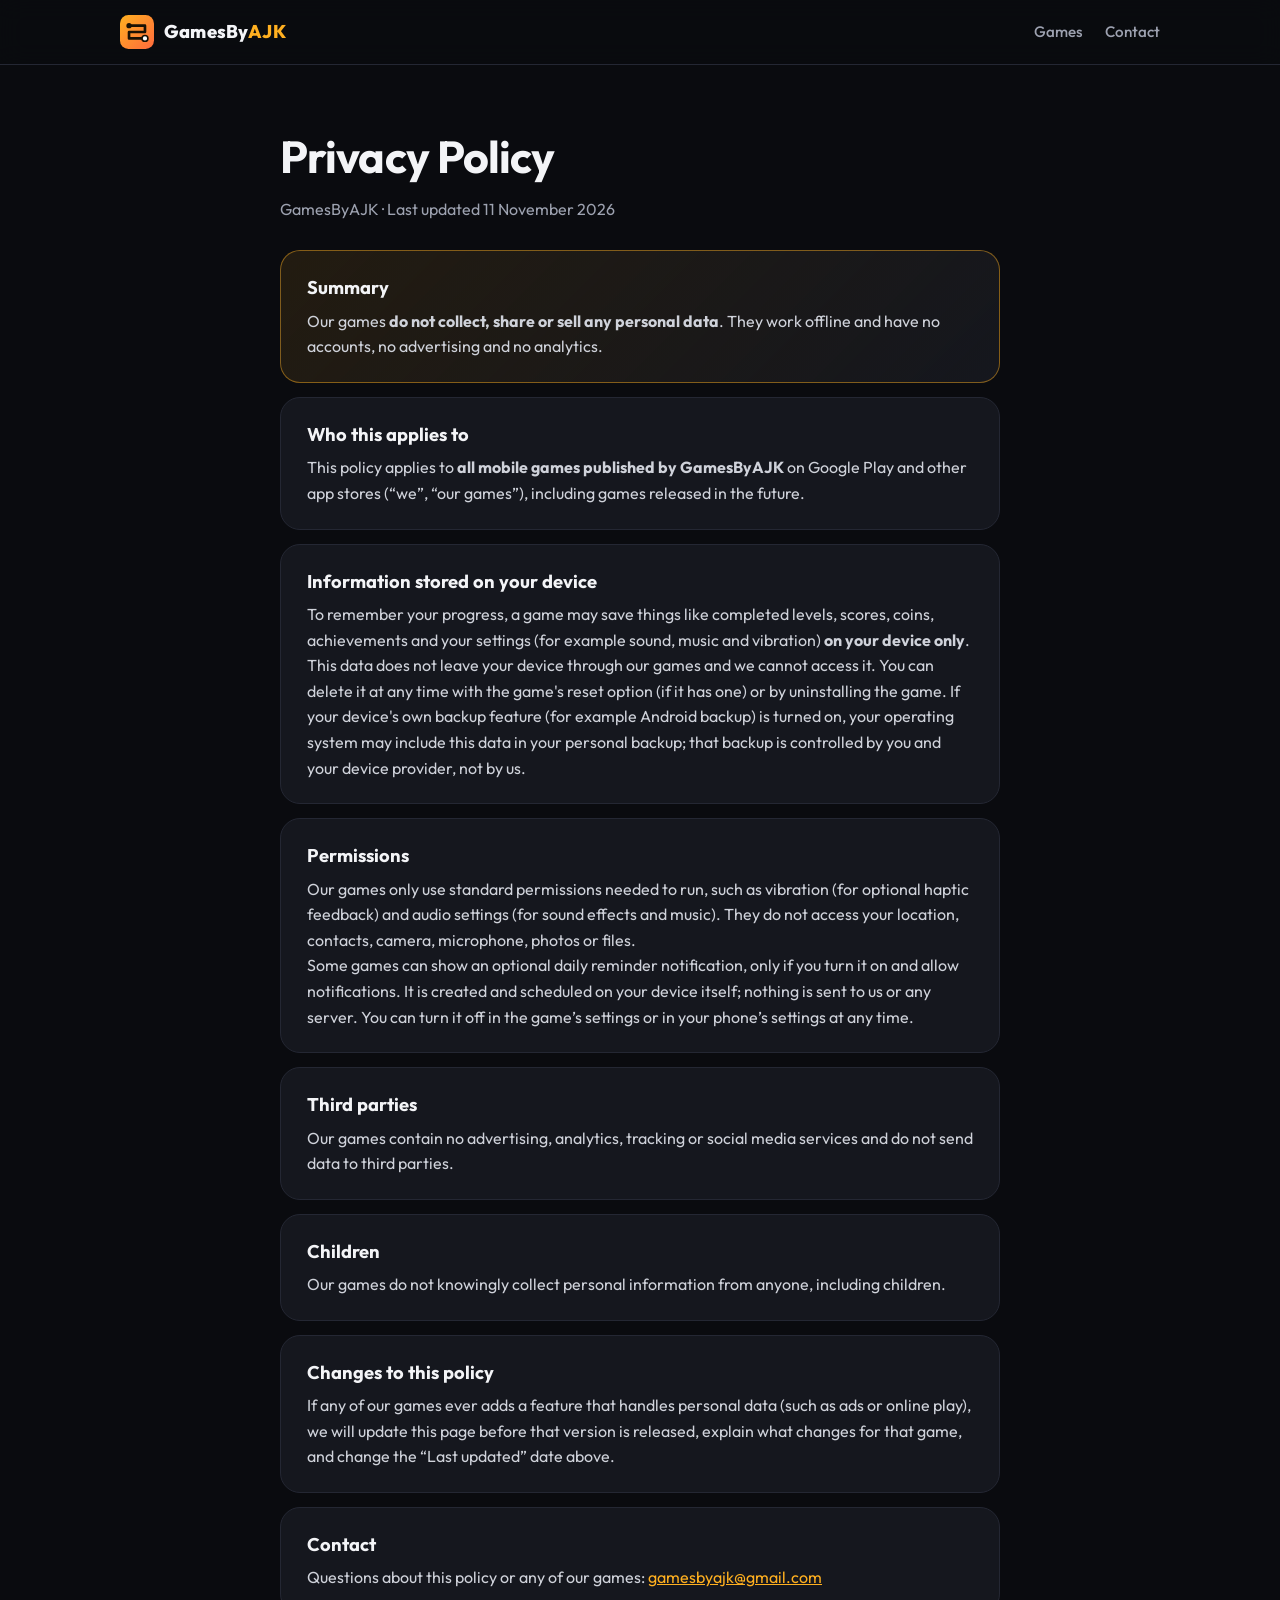
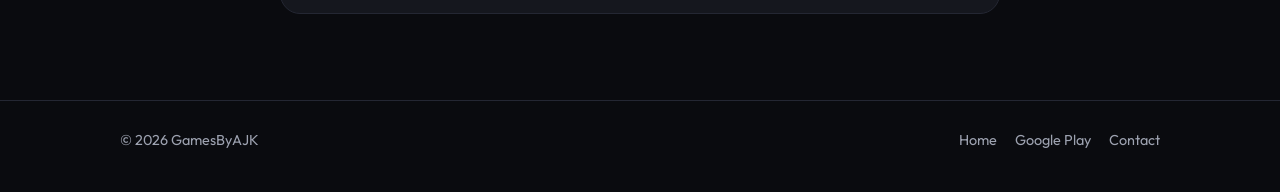
<file: gamesbyajk-privacy/index.html>
<!doctype html>
<html lang="en">
  <head>
    <meta charset="utf-8" />
    <meta name="viewport" content="width=device-width, initial-scale=1" />
    <title>Privacy Policy - GamesByAJK</title>
    <meta name="description" content="Privacy policy for all games by GamesByAJK." />
    <meta name="theme-color" content="#0a0b0f" />
    <link rel="icon" href="/favicon.svg" type="image/svg+xml" />
    <link rel="preconnect" href="https://fonts.googleapis.com" />
    <link rel="preconnect" href="https://fonts.gstatic.com" crossorigin />
    <link href="https://fonts.googleapis.com/css2?family=Outfit:wght@400;500;700;800&display=swap" rel="stylesheet" />
    <link rel="stylesheet" href="/style.css" />
  </head>
  <body>
    <nav>
      <div class="wrap">
        <a class="brand" href="/"><img class="mark" src="/favicon.svg" alt="" /><span>GamesBy<b>AJK</b></span></a>
        <div class="links"><a href="/#games">Games</a><a href="/#contact">Contact</a></div>
      </div>
    </nav>
    <main class="doc">
      <h1>Privacy Policy</h1>
      <p class="meta">GamesByAJK &middot; Last updated 11 November 2026</p>
      <div class="box summary"><h2>Summary</h2><p>Our games <strong>do not collect, share or sell any personal data</strong>. They work offline and have no accounts, no advertising and no analytics.</p></div>
      <div class="box "><h2>Who this applies to</h2><p>This policy applies to <strong>all mobile games published by GamesByAJK</strong> on Google Play and other app stores (“we”, “our games”), including games released in the future.</p></div>
      <div class="box "><h2>Information stored on your device</h2><p>To remember your progress, a game may save things like completed levels, scores, coins, achievements and your settings (for example sound, music and vibration) <strong>on your device only</strong>. This data does not leave your device through our games and we cannot access it. You can delete it at any time with the game's reset option (if it has one) or by uninstalling the game. If your device's own backup feature (for example Android backup) is turned on, your operating system may include this data in your personal backup; that backup is controlled by you and your device provider, not by us.</p></div>
      <div class="box "><h2>Permissions</h2><p>Our games only use standard permissions needed to run, such as vibration (for optional haptic feedback) and audio settings (for sound effects and music). They do not access your location, contacts, camera, microphone, photos or files.</p><p>Some games can show an optional daily reminder notification, only if you turn it on and allow notifications. It is created and scheduled on your device itself; nothing is sent to us or any server. You can turn it off in the game’s settings or in your phone’s settings at any time.</p></div>
      <div class="box "><h2>Third parties</h2><p>Our games contain no advertising, analytics, tracking or social media services and do not send data to third parties.</p></div>
      <div class="box "><h2>Children</h2><p>Our games do not knowingly collect personal information from anyone, including children.</p></div>
      <div class="box "><h2>Changes to this policy</h2><p>If any of our games ever adds a feature that handles personal data (such as ads or online play), we will update this page before that version is released, explain what changes for that game, and change the “Last updated” date above.</p></div>
      <div class="box "><h2>Contact</h2><p>Questions about this policy or any of our games: <a href="mailto:gamesbyajk@gmail.com">gamesbyajk@gmail.com</a></p></div>
    </main>
    <footer>
      <div class="wrap">
        <span>&copy; 2026 GamesByAJK</span>
        <span><a href="/">Home</a><a href="https://play.google.com/store/apps/developer?id=GamesByAJK">Google Play</a><a href="mailto:gamesbyajk@gmail.com">Contact</a></span>
      </div>
    </footer>
  </body>
</html>
</file>
<file: style.css>
:root {
  --bg: #0a0b0f;
  --bg2: #111319;
  --card: #15171e;
  --line: #242733;
  --text: #f3f4f7;
  --dim: #9da2b0;
  --accent: #ffb020;
  --accent2: #ff6a3d;
  --radius: 20px;
}
* { box-sizing: border-box; }
html { scroll-behavior: smooth; }
body {
  margin: 0;
  font-family: 'Outfit', system-ui, -apple-system, 'Segoe UI', Roboto, sans-serif;
  background: var(--bg);
  color: var(--text);
  line-height: 1.6;
  -webkit-font-smoothing: antialiased;
}
a { color: var(--accent); }
img { display: block; max-width: 100%; }
.wrap { max-width: 1080px; margin: 0 auto; padding: 0 20px; }

/* nav */
nav { position: sticky; top: 0; z-index: 10; background: rgba(10, 11, 15, 0.82); backdrop-filter: blur(12px); border-bottom: 1px solid var(--line); }
nav .wrap { display: flex; align-items: center; justify-content: space-between; height: 64px; }
.brand { display: flex; align-items: center; gap: 10px; color: var(--text); text-decoration: none; font-weight: 800; font-size: 1.15rem; letter-spacing: 0.01em; }
.brand span b { color: var(--accent); font-weight: 800; }
.mark { width: 34px; height: 34px; flex: none; }
.links { display: flex; gap: 22px; }
.links a { color: var(--dim); text-decoration: none; font-weight: 500; font-size: 0.95rem; }
.links a:hover { color: var(--text); }

/* hero */
.hero { position: relative; overflow: hidden; padding: 88px 0 72px; text-align: center; }
.hero::before {
  content: ""; position: absolute; inset: -40% -10% auto; height: 680px;
  background: radial-gradient(closest-side, rgba(255, 176, 32, 0.22), transparent 70%),
              radial-gradient(closest-side at 70% 60%, rgba(255, 106, 61, 0.16), transparent 70%);
  pointer-events: none;
}
.hero > .wrap { position: relative; }
.eyebrow { display: inline-block; padding: 6px 14px; border: 1px solid var(--line); border-radius: 999px; color: var(--dim); font-size: 0.85rem; font-weight: 500; background: var(--bg2); }
.hero h1 { font-size: clamp(2.4rem, 6vw, 4.2rem); line-height: 1.05; margin: 22px auto 16px; max-width: 14ch; font-weight: 800; letter-spacing: -0.02em; }
.hero h1 em { font-style: normal; background: linear-gradient(90deg, var(--accent), var(--accent2)); -webkit-background-clip: text; background-clip: text; color: transparent; }
.hero p.lead { color: var(--dim); font-size: 1.15rem; max-width: 560px; margin: 0 auto 30px; }
.cta { display: flex; gap: 12px; justify-content: center; flex-wrap: wrap; }
.btn { display: inline-flex; align-items: center; gap: 8px; padding: 12px 22px; border-radius: 999px; font-weight: 700; text-decoration: none; font-size: 0.98rem; transition: transform 0.15s ease, background 0.15s ease; }
.btn:hover { transform: translateY(-2px); }
.btn-primary { background: linear-gradient(90deg, var(--accent), var(--accent2)); color: #1a1205; }
.btn-ghost { border: 1px solid var(--line); color: var(--text); background: var(--bg2); }
.stats { display: flex; justify-content: center; gap: 12px; flex-wrap: wrap; margin-top: 44px; }
.stat { background: var(--card); border: 1px solid var(--line); border-radius: 16px; padding: 14px 22px; min-width: 150px; }
.stat b { display: block; font-size: 1.5rem; }
.stat span { color: var(--dim); font-size: 0.85rem; }

/* sections */
section { padding: 64px 0; }
.head { margin-bottom: 28px; }
.head h2 { font-size: clamp(1.7rem, 3.5vw, 2.3rem); margin: 0 0 6px; letter-spacing: -0.01em; }
.head p { color: var(--dim); margin: 0; }

/* featured */
.featured { display: grid; grid-template-columns: 1.25fr 1fr; background: var(--card); border: 1px solid var(--line); border-radius: var(--radius); overflow: hidden; margin-bottom: 22px; }
.featured .art img { width: 100%; height: 100%; object-fit: cover; }
.featured .info { padding: 32px; display: flex; flex-direction: column; justify-content: center; }
.badge-live { display: inline-flex; align-items: center; gap: 7px; font-size: 0.8rem; font-weight: 700; color: #3ddc84; text-transform: uppercase; letter-spacing: 0.06em; }
.badge-live::before { content: ""; width: 8px; height: 8px; border-radius: 50%; background: #3ddc84; box-shadow: 0 0 0 4px rgba(61, 220, 132, 0.18); }
.featured h3 { font-size: 1.8rem; margin: 10px 0 8px; line-height: 1.15; }
.featured p { color: var(--dim); margin: 0 0 18px; }
.chips { display: flex; flex-wrap: wrap; gap: 8px; margin-bottom: 22px; }
.chip { font-size: 0.8rem; padding: 4px 11px; border-radius: 999px; background: var(--bg2); border: 1px solid var(--line); color: var(--dim); }
.gp img { height: 58px; width: auto; margin-left: -9px; }

/* grid */
.grid { display: grid; grid-template-columns: repeat(3, 1fr); gap: 22px; }
.card { background: var(--card); border: 1px solid var(--line); border-radius: var(--radius); overflow: hidden; transition: transform 0.2s ease, border-color 0.2s ease; }
.card:hover { transform: translateY(-4px); border-color: #353948; }
.card .art { aspect-ratio: 1024 / 500; overflow: hidden; }
.card .art img { width: 100%; height: 100%; object-fit: cover; }
.card .body { padding: 18px 20px 22px; position: relative; }
.card .icon { width: 58px; height: 58px; border-radius: 15px; border: 3px solid var(--card); margin-top: -47px; margin-bottom: 8px; background: var(--card); }
.card h3 { margin: 0 0 4px; font-size: 1.12rem; }
.card p { color: var(--dim); margin: 0 0 14px; font-size: 0.93rem; }
.soon { font-size: 0.8rem; font-weight: 700; color: var(--accent); text-transform: uppercase; letter-spacing: 0.06em; }

/* values */
.values { display: grid; grid-template-columns: repeat(3, 1fr); gap: 22px; }
.value { background: var(--bg2); border: 1px solid var(--line); border-radius: var(--radius); padding: 26px; }
.value .ic { width: 44px; height: 44px; border-radius: 12px; display: grid; place-items: center; background: rgba(255, 176, 32, 0.12); color: var(--accent); margin-bottom: 14px; }
.value h3 { margin: 0 0 6px; font-size: 1.1rem; }
.value p { margin: 0; color: var(--dim); font-size: 0.95rem; }

/* contact */
.contact { text-align: center; background: linear-gradient(135deg, rgba(255, 176, 32, 0.14), rgba(255, 106, 61, 0.1)); border: 1px solid var(--line); border-radius: 26px; padding: 52px 24px; }
.contact h2 { margin: 0 0 8px; font-size: clamp(1.6rem, 3.5vw, 2.2rem); }
.contact p { color: var(--dim); margin: 0 0 24px; }

footer { border-top: 1px solid var(--line); padding: 28px 0 40px; color: var(--dim); font-size: 0.9rem; }
footer .wrap { display: flex; justify-content: space-between; gap: 16px; flex-wrap: wrap; }
footer a { color: var(--dim); text-decoration: none; margin-left: 18px; }
footer a:hover { color: var(--text); }

/* policy page */
.doc { max-width: 760px; margin: 0 auto; padding: 56px 20px 72px; }
.doc h1 { font-size: clamp(2rem, 5vw, 2.8rem); margin: 0 0 4px; letter-spacing: -0.02em; }
.doc .meta { color: var(--dim); margin: 0 0 28px; }
.doc .box { background: var(--card); border: 1px solid var(--line); border-radius: var(--radius); padding: 22px 26px; margin-bottom: 14px; }
.doc .box h2 { font-size: 1.15rem; margin: 0 0 6px; }
.doc .box p { margin: 0; color: #cfd2da; }
.doc .summary { border-color: rgba(255, 176, 32, 0.45); background: linear-gradient(135deg, rgba(255, 176, 32, 0.1), var(--card)); }

@media (max-width: 860px) {
  .featured { grid-template-columns: 1fr; }
  .grid, .values { grid-template-columns: 1fr; }
  .links a.hide-sm { display: none; }
}
@media (min-width: 600px) and (max-width: 860px) {
  .grid { grid-template-columns: 1fr 1fr; }
}
</file>
